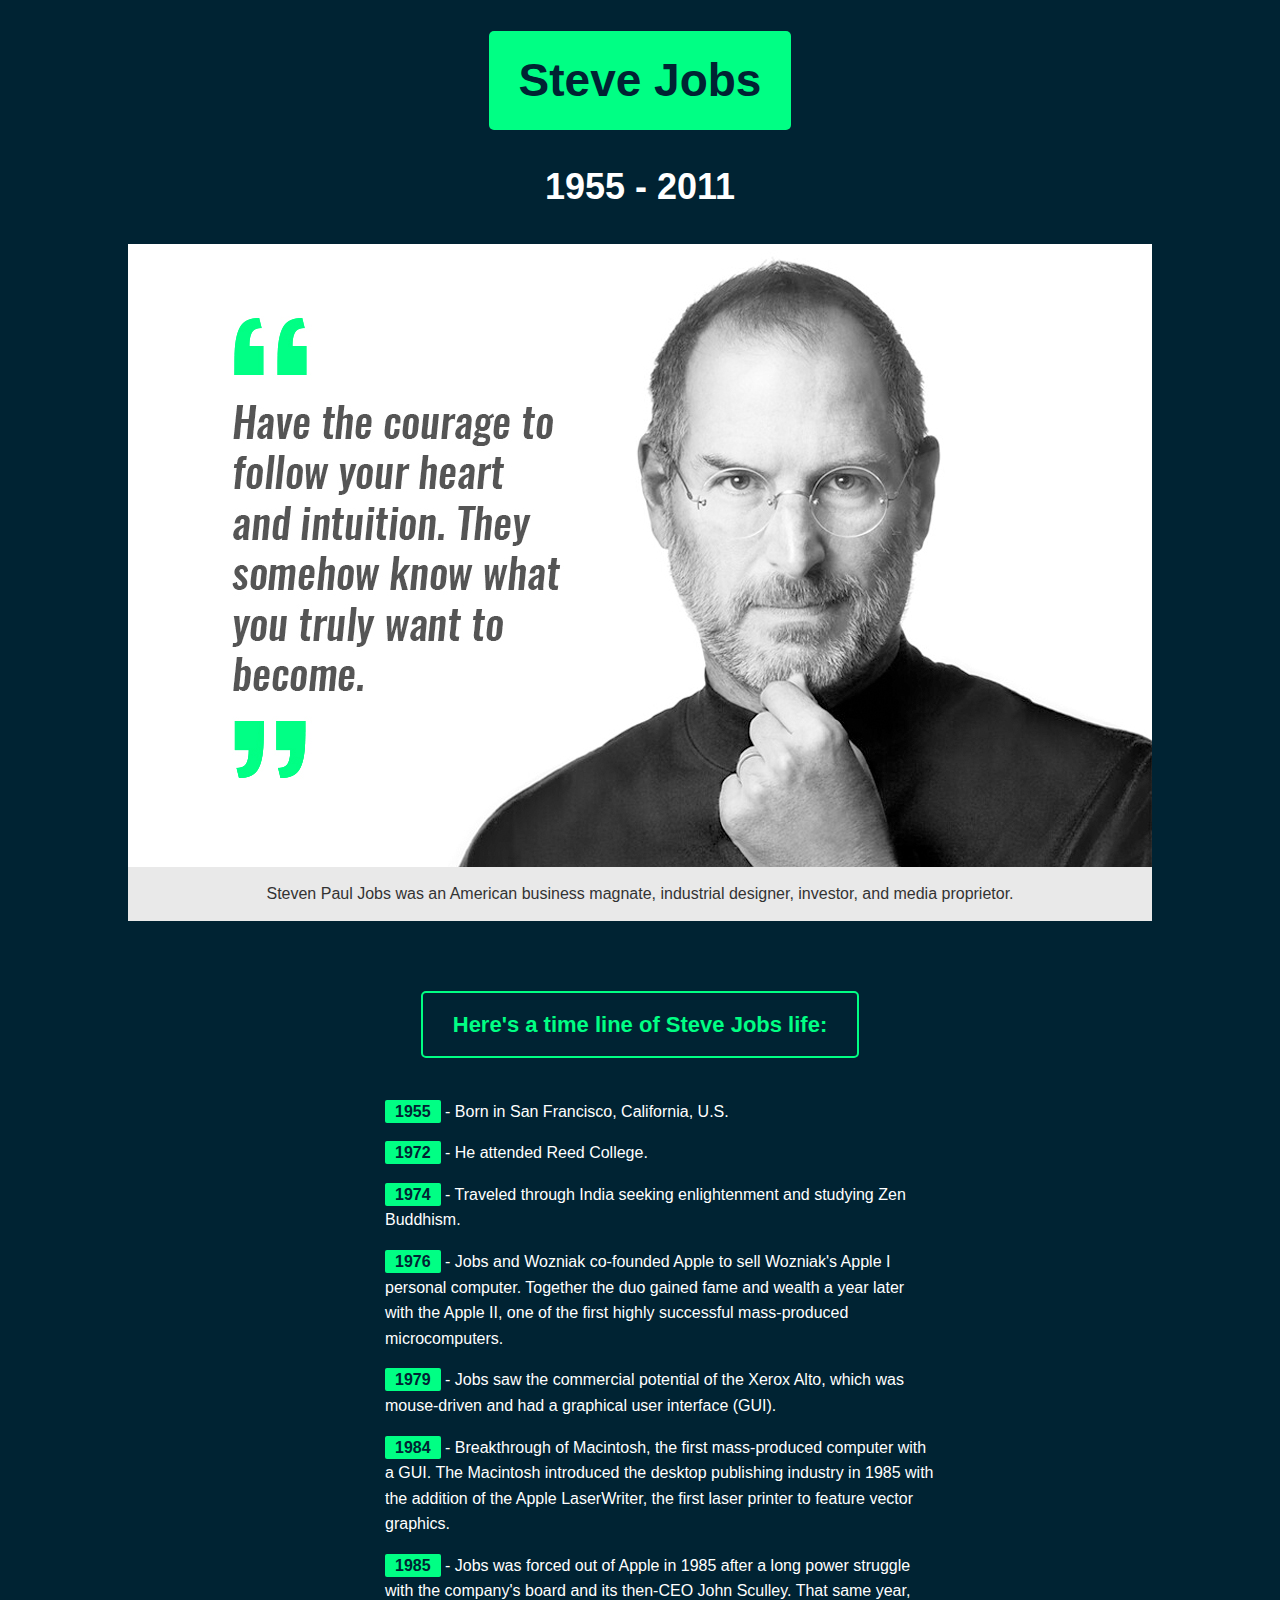
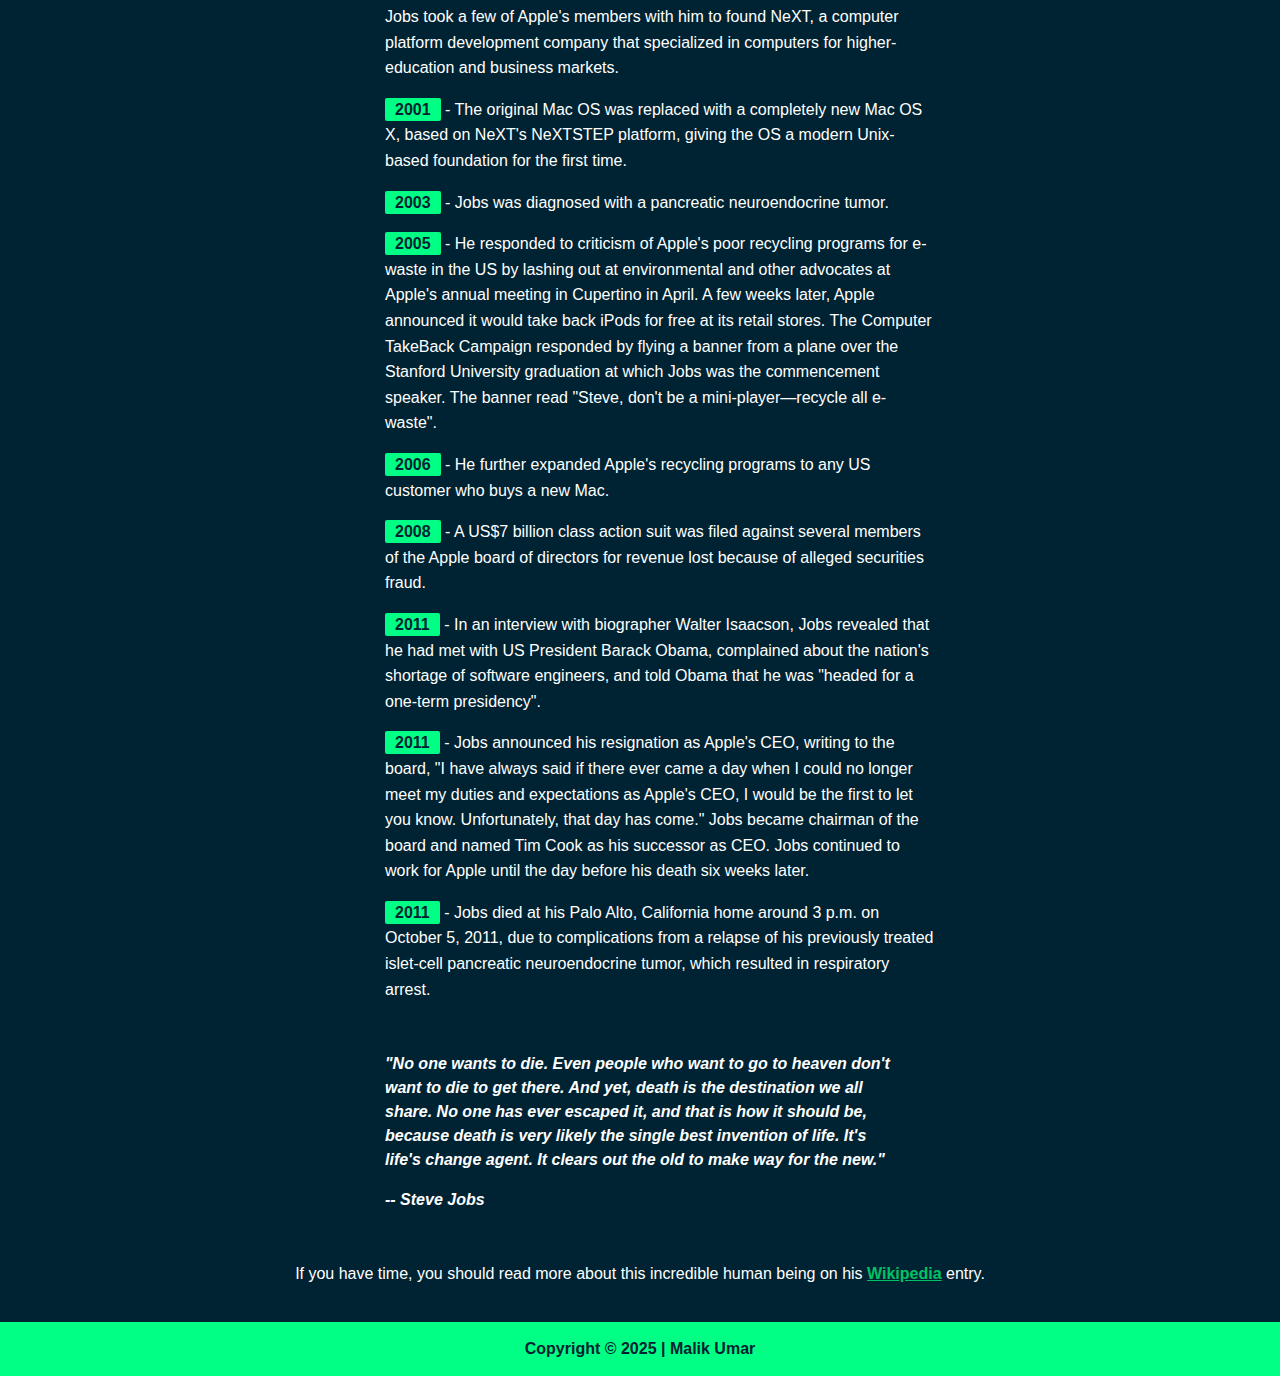
<file: index.html>
<!doctype html>
<html lang="en">

<head>
    <meta charset="utf-8">
    <meta name="viewport" content="width=device-width, initial-scale=1">
    <link rel="stylesheet" href="css/style.css">
    <title>Steve Jobs | Tribute Page</title>
</head>

<body>
    <main class="main">
        <h1 class="title">Steve Jobs</h1>
        <h2>1955 - 2011</h2>
        <figure class="img-div">
            <img class="image" src="img/steve-jobs-pic.jpg" alt="Steve Jobs Picture" />
            <figcaption class="img-caption">
                Steven Paul Jobs was an American business magnate, industrial designer, investor, and media proprietor.
            </figcaption>
        </figure>
        <section class="tribute-info">
            <h3 class="headline">Here's a time line of Steve Jobs life:</h3>
            <ul>
                <li>
                    <strong>1955</strong> - Born in San Francisco, California, U.S.
                </li>
                <li>
                    <strong>1972</strong> - He attended Reed College.
                </li>
                <li>
                    <strong>1974</strong> - Traveled through India seeking enlightenment and studying Zen Buddhism.
                </li>
                <li>
                    <strong>1976</strong> - Jobs and Wozniak co-founded Apple to sell Wozniak's Apple I personal
                    computer. Together the duo gained fame and wealth a year later with the Apple II, one of the
                    first highly successful mass-produced microcomputers.
                </li>
                <li>
                    <strong>1979</strong> - Jobs saw the commercial potential of the Xerox Alto, which was
                    mouse-driven and had a graphical user interface (GUI).
                </li>
                <li>
                    <strong>1984</strong> - Breakthrough of Macintosh, the first mass-produced computer with a GUI.
                    The Macintosh introduced the desktop publishing industry in 1985 with the addition of the Apple
                    LaserWriter, the first laser printer to feature vector graphics.
                </li>
                <li>
                    <strong>1985</strong> - Jobs was forced out of Apple in 1985 after a long power struggle with
                    the company's board and its then-CEO John Sculley. That same year, Jobs took a few of Apple's
                    members with him to found NeXT, a computer platform development company that specialized in
                    computers for higher-education and business markets.
                </li>
                <li>
                    <strong>2001</strong> - The original Mac OS was replaced with a completely new Mac OS X, based
                    on NeXT's NeXTSTEP platform, giving the OS a modern Unix-based foundation for the first time.
                </li>
                <li>
                    <strong>2003</strong> - Jobs was diagnosed with a pancreatic neuroendocrine tumor.
                </li>
                <li>
                    <strong>2005</strong> - He responded to criticism of Apple's poor recycling programs for e-waste
                    in the US by lashing out at environmental and other advocates at Apple's annual meeting in
                    Cupertino in April. A few weeks later, Apple announced it would take back iPods for free at its
                    retail stores. The Computer TakeBack Campaign responded by flying a banner from a plane over the
                    Stanford University graduation at which Jobs was the commencement speaker. The banner read
                    "Steve, don't be a mini-player—recycle all e-waste".
                </li>
                <li>
                    <strong>2006</strong> - He further expanded Apple's recycling programs to any US customer who
                    buys a new Mac.
                </li>
                <li>
                    <strong>2008</strong> - A US$7 billion class action suit was filed against several members of
                    the Apple board of directors for revenue lost because of alleged securities fraud.
                </li>
                <li>
                    <strong>2011</strong> - In an interview with biographer Walter Isaacson, Jobs revealed that he
                    had met with US President Barack Obama, complained about the nation's shortage of software
                    engineers, and told Obama that he was "headed for a one-term presidency".
                </li>
                <li>
                    <strong>2011</strong> - Jobs announced his resignation as Apple's CEO, writing to the board,
                    "I have always said if there ever came a day when I could no longer meet my duties and
                    expectations as Apple's CEO, I would be the first to let you know. Unfortunately, that day has
                    come." Jobs became chairman of the board and named Tim Cook as his successor as CEO. Jobs
                    continued to work for Apple until the day before his death six weeks later.
                </li>
                <li>
                    <strong>2011</strong> - Jobs died at his Palo Alto, California home around 3 p.m. on October 5,
                    2011, due to complications from a relapse of his previously treated islet-cell pancreatic
                    neuroendocrine tumor, which resulted in respiratory arrest.
                </li>
            </ul>
            <blockquote
                cite="https://www.goodreads.com/quotes/427317-remembering-that-i-ll-be-dead-soon-is-the-most-important">
                <p>
                    <strong>"No one wants to die. Even people who want to go to heaven don't want to die to get there.
                        And yet, death is the destination we all share. No one has ever escaped it, and that is how it
                        should be, because death is very likely the single best invention of life. It's life's change
                        agent. It clears out the old to make way for the new."</strong>
                </p>
                <cite><strong>-- Steve Jobs</strong></cite>
            </blockquote>
            <p>
                If you have time, you should read more about this incredible human being on his
                <a id="tribute-link" href="https://en.wikipedia.org/wiki/Steve_Jobs" target="_blank">Wikipedia</a>
                entry.
            </p>
        </section>
        <footer>
            <strong>Copyright © 2025 | Malik Umar</strong>
        </footer>
    </main>
</body>

</html>
</file>
<file: css/style.css>
html {
    font-size: 10px;
}
body {
    color: #fff;
    font-family: "Segoe UI", "Roboto", "Helvetica Neue", Arial, sans-serif;
    font-size: 1.6rem;
    line-height: 1.5;
    margin: 0;
    text-align: center;
}
.main {
    background: #002333;
}
h1 {
    font-size: 4.6rem;
    margin-bottom: 0;
}
.title {
    background: #00ff84;
    border-radius: 5px;
    color: #002333;
    display: inline-block;
    padding: 15px 30px;
}
h2 {
    font-size: 3.6rem;
}
h3 {
    font-size: 2.2rem;
}
.img-div {
    background: #002333;
    margin: 0;
}
img {
    display: block;
    height: auto;
    margin: 0 auto;
    max-width: 100%;
}
.img-caption {
    background-color: #e9e9e9;
    color: #333;
    margin: auto;
    padding: 15px 0;
    width: 1024px;
}
.tribute-info {
    padding: 20px;
}
.headline {
    border: 2px solid #00ff84;
    border-radius: 5px;
    color: #00ff84;
    display: inline-block;
    margin: 50px 0 25px;
    padding: 15px 30px;
    text-align: center;
}
ul {
    line-height: 1.6;
    list-style-type: none;
    margin: 0 auto 50px;
    max-width: 550px;
    text-align: left;
}
li {
    margin: 16px 0;
}
li strong {
    background: #00ff84;
    border-radius: 2px;
    color: #002333;
    padding: 3px 10px;
}
blockquote {
    font-style: italic;
    margin: 0 auto 50px;
    max-width: 510px;
    text-align: left;
}
a {
    color: #00c264;
    font-weight: 700;
}
a:visited {
    color: #fff;
}
footer {
    background: #00ff84;
    color: #002333;
    padding: 15px;
}


/* All Media queries */

@media (max-width: 460px) {
    .main {
        margin: 0;
    }
    h1 {
        font-size: 3.5rem;
        line-height: 1.2;
        margin: 20px;
    }
    .img-caption {
        font-size: 1.2rem;
    }
    .headline {
        margin: 20px;
    }
}
@media (max-width: 1024px) {
    .img-caption {
        width: 100%;
    }
}
@media (max-width: 670px) {
    blockquote {
        padding: 0 25px 0 50px;
    }
}
</file>
